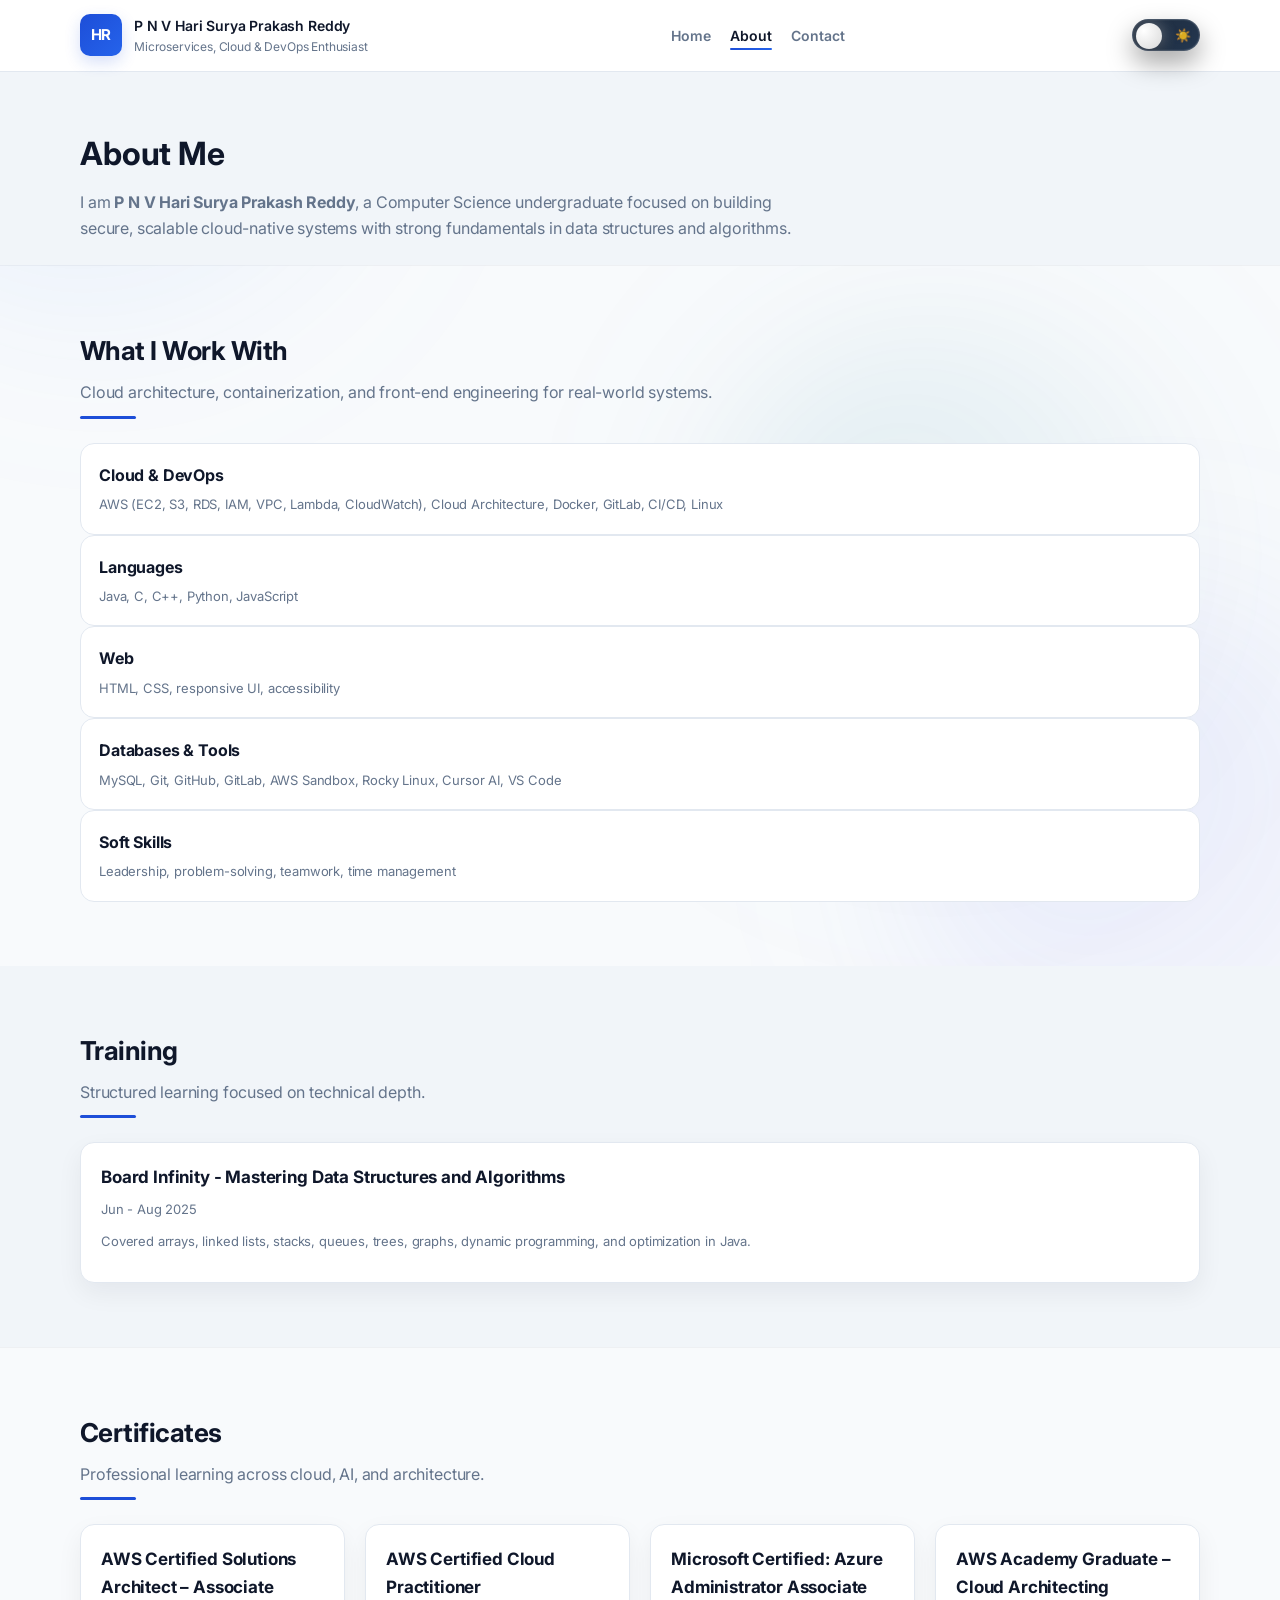
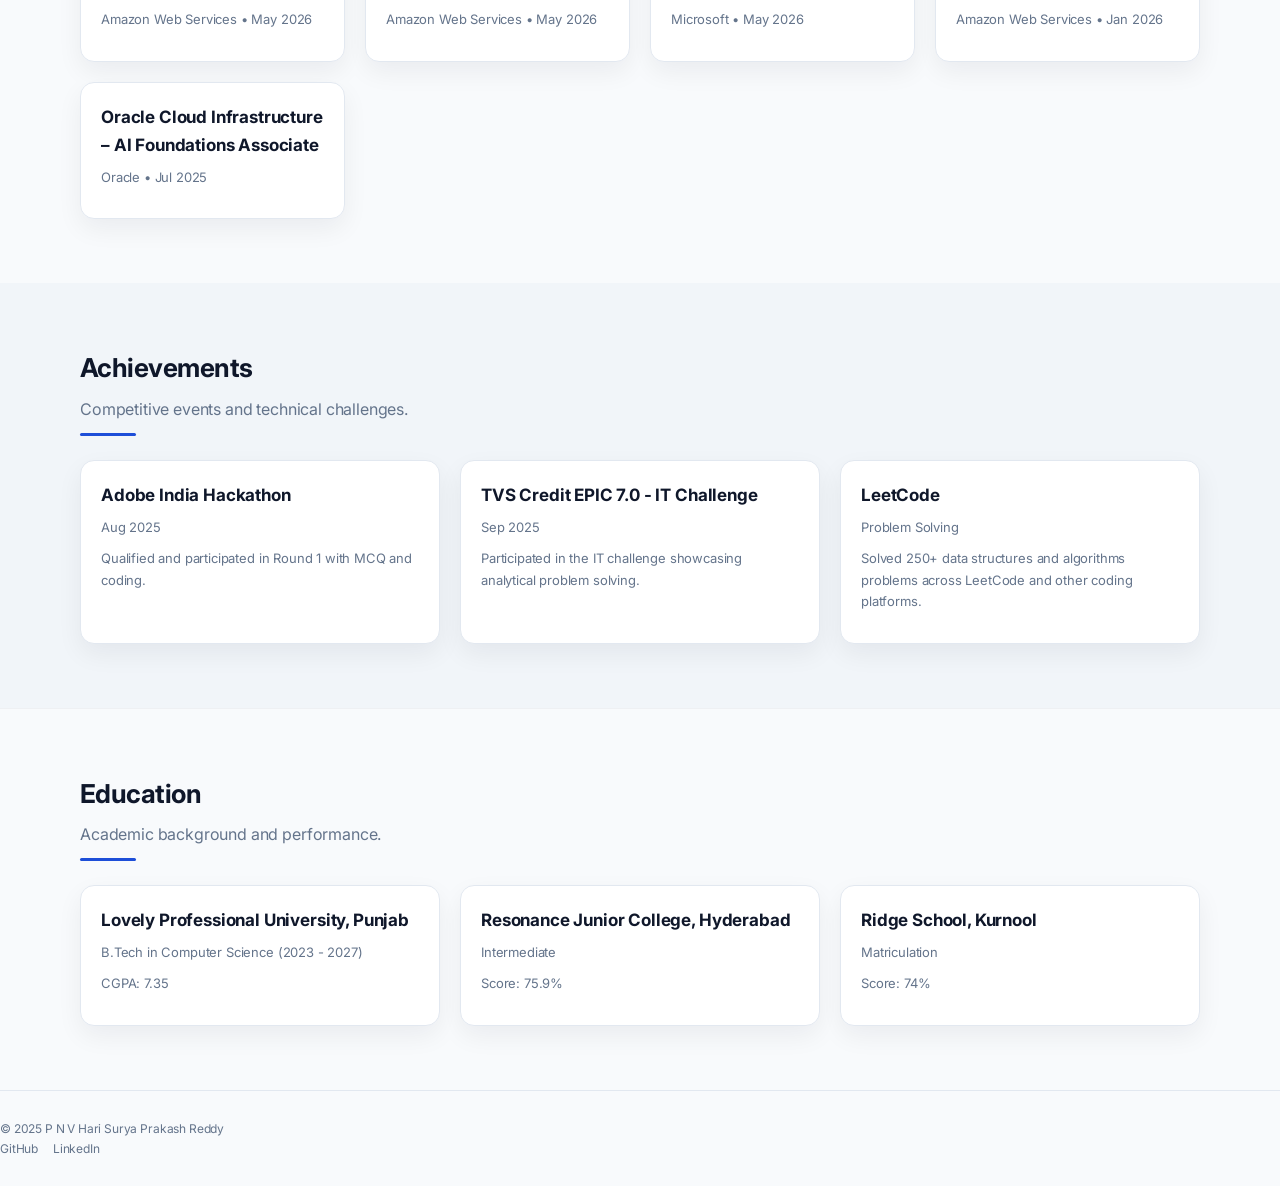
<file: about.html>
<!DOCTYPE html>
<html lang="en">
<head>
  <meta charset="utf-8" />
  <meta name="viewport" content="width=device-width,initial-scale=1" />
  <title>About • P N V Hari Surya Prakash Reddy</title>
  <meta name="description" content="Learn about P N V Hari Surya Prakash Reddy, skills in microservices, AWS cloud, Docker, and secure application design." />
  <meta property="og:title" content="About • P N V Hari Surya Prakash Reddy" />
  <meta property="og:description" content="Skills, training, certifications, and education in cloud-native and secure system development." />
  <meta property="og:type" content="website" />
  <meta property="og:image" content="images/profile.png" />
  <meta name="twitter:card" content="summary_large_image" />
  <meta name="twitter:title" content="About • P N V Hari Surya Prakash Reddy" />
  <meta name="twitter:description" content="Skills, certifications, and education in cloud-native and secure system development." />
  <meta name="theme-color" content="#7c3aed" />
  <link rel="icon" type="image/svg+xml" href="images/favicon.svg" />
  <link href="https://fonts.googleapis.com/css2?family=Inter:wght@300;400;600;800&display=swap" rel="stylesheet">
  <link rel="stylesheet" href="style.css">
</head>
<body>
  <div class="scroll-progress" aria-hidden="true"></div>
  <header class="site-header">
    <div class="container header-inner">
      <div class="brand">
        <div class="logo-mark">HR</div>
        <div class="brand-text">
          <span class="brand-name">P N V Hari Surya Prakash Reddy</span>
          <span class="brand-role">Microservices, Cloud & DevOps Enthusiast</span>
        </div>
      </div>
      <nav class="nav">
        <a href="index.html">Home</a>
        <a href="about.html" class="active">About</a>
        <a href="contact.html">Contact</a>
      </nav>
      <button id="theme-toggle" class="theme-toggle" type="button" aria-label="Toggle day and night mode">
        <span class="toggle-icon sun">☀️</span>
        <span class="toggle-icon moon">🌙</span>
      </button>
    </div>
  </header>

  <main>
    <div class="bg-effects">
      <span class="blob blob-1"></span>
      <span class="blob blob-2"></span>
      <span class="blob blob-3"></span>
    </div>
    <section class="page-hero">
      <div class="container">
        <h1>About Me</h1>
        <p>
          I am <strong>P N V Hari Surya Prakash Reddy</strong>, a Computer Science undergraduate focused on building
          secure, scalable cloud-native systems with strong fundamentals in data structures and algorithms.
        </p>
      </div>
    </section>

    <section class="section">
      <div class="container">
        <div class="section-header">
          <h2>What I Work With</h2>
          <p>Cloud architecture, containerization, and front-end engineering for real-world systems.</p>
        </div>
        <div class="skills-grid">
          <div class="skill-card">
            <h3>Cloud & DevOps</h3>
            <p>AWS (EC2, S3, RDS, IAM, VPC, Lambda, CloudWatch), Cloud Architecture, Docker, GitLab, CI/CD, Linux</p>
          </div>
          <div class="skill-card">
            <h3>Languages</h3>
            <p>Java, C, C++, Python, JavaScript</p>
          </div>
          <div class="skill-card">
            <h3>Web</h3>
            <p>HTML, CSS, responsive UI, accessibility</p>
          </div>
          <div class="skill-card">
            <h3>Databases & Tools</h3>
            <p>MySQL, Git, GitHub, GitLab, AWS Sandbox, Rocky Linux, Cursor AI, VS Code</p>
          </div>
          <div class="skill-card">
            <h3>Soft Skills</h3>
            <p>Leadership, problem-solving, teamwork, time management</p>
          </div>
        </div>
      </div>
    </section>

    <section class="section alt">
      <div class="container">
        <div class="section-header">
          <h2>Training</h2>
          <p>Structured learning focused on technical depth.</p>
        </div>
        <div class="card">
          <h3>Board Infinity - Mastering Data Structures and Algorithms</h3>
          <p class="muted">Jun - Aug 2025</p>
          <p>
            Covered arrays, linked lists, stacks, queues, trees, graphs, dynamic programming, and optimization in Java.
          </p>
        </div>
      </div>
    </section>

    <section class="section">
      <div class="container">
        <div class="section-header">
          <h2>Certificates</h2>
          <p>Professional learning across cloud, AI, and architecture.</p>
        </div>
        <div class="split-grid">
          <div class="card">
            <h3>AWS Certified Solutions Architect – Associate</h3>
            <p class="muted">Amazon Web Services • May 2026</p>
          </div>
          <div class="card">
            <h3>AWS Certified Cloud Practitioner</h3>
            <p class="muted">Amazon Web Services • May 2026</p>
          </div>
          <div class="card">
            <h3>Microsoft Certified: Azure Administrator Associate</h3>
            <p class="muted">Microsoft • May 2026</p>
          </div>
          <div class="card">
            <h3>AWS Academy Graduate – Cloud Architecting</h3>
            <p class="muted">Amazon Web Services • Jan 2026</p>
          </div>
          <div class="card">
            <h3>Oracle Cloud Infrastructure – AI Foundations Associate</h3>
            <p class="muted">Oracle • Jul 2025</p>
          </div>
        </div>
      </div>
    </section>

    <section class="section alt">
      <div class="container">
        <div class="section-header">
          <h2>Achievements</h2>
          <p>Competitive events and technical challenges.</p>
        </div>
        <div class="split-grid">
          <div class="card">
            <h3>Adobe India Hackathon</h3>
            <p class="muted">Aug 2025</p>
            <p>Qualified and participated in Round 1 with MCQ and coding.</p>
          </div>
          <div class="card">
            <h3>TVS Credit EPIC 7.0 - IT Challenge</h3>
            <p class="muted">Sep 2025</p>
            <p>Participated in the IT challenge showcasing analytical problem solving.</p>
          </div>
          <div class="card">
            <h3>LeetCode</h3>
            <p class="muted">Problem Solving</p>
            <p>Solved 250+ data structures and algorithms problems across LeetCode and other coding platforms.</p>
          </div>
        </div>
      </div>
    </section>

    <section class="section">
      <div class="container">
        <div class="section-header">
          <h2>Education</h2>
          <p>Academic background and performance.</p>
        </div>
        <div class="split-grid">
          <div class="card">
            <h3>Lovely Professional University, Punjab</h3>
            <p class="muted">B.Tech in Computer Science (2023 - 2027)</p>
            <p>CGPA: 7.35</p>
          </div>
          <div class="card">
            <h3>Resonance Junior College, Hyderabad</h3>
            <p class="muted">Intermediate</p>
            <p>Score: 75.9%</p>
          </div>
          <div class="card">
            <h3>Ridge School, Kurnool</h3>
            <p class="muted">Matriculation</p>
            <p>Score: 74%</p>
          </div>
        </div>
      </div>
    </section>
  </main>

  <div class="cursor-spotlight" aria-hidden="true"></div>
  <button class="back-to-top" aria-label="Back to top">↑</button>

  <footer class="site-footer">
    <div>© 2025 P N V Hari Surya Prakash Reddy</div>
    <div class="socials">
      <a href="https://github.com/pnvharisuryaprakashreddy" target="_blank">GitHub</a>
      <a href="https://www.linkedin.com/in/harisuryareddy/" target="_blank">LinkedIn</a>
    </div>
  </footer>

  <script src="script.js"></script>
</body>
</html>
</file>
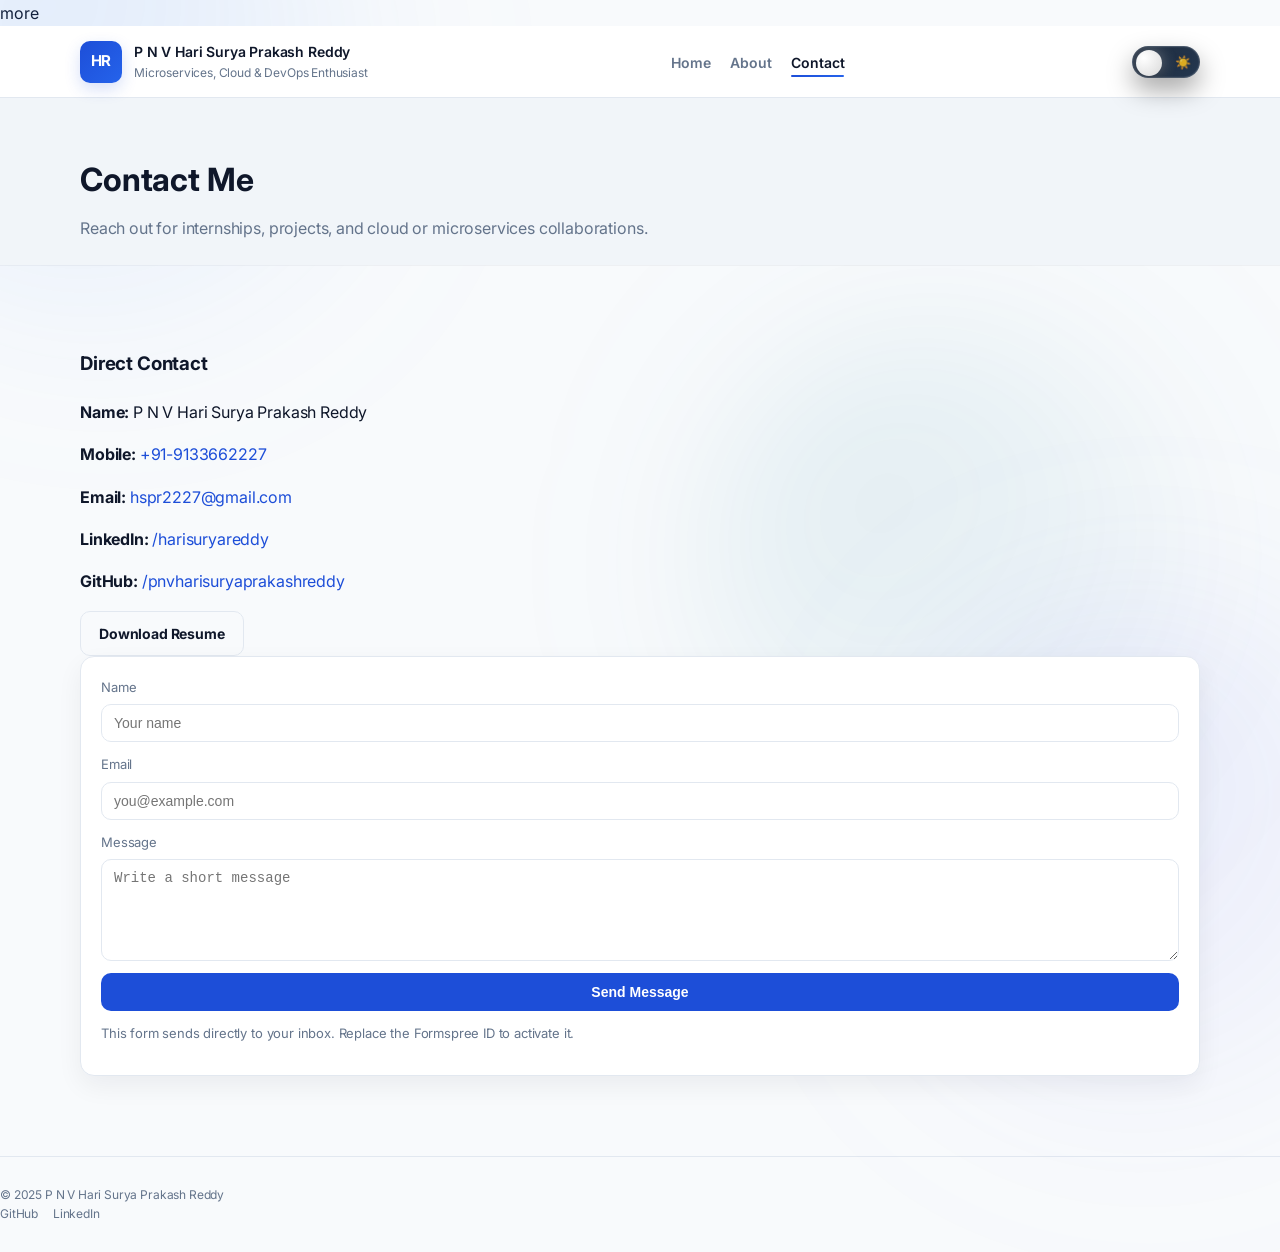
<file: contact.html>
more <!DOCTYPE html>
<html lang="en">
<head>
  <meta charset="utf-8" />
  <meta name="viewport" content="width=device-width,initial-scale=1" />
  <title>Contact • P N V Hari Surya Prakash Reddy</title>
  <meta name="description" content="Contact P N V Hari Surya Prakash Reddy for internships, projects, and cloud or microservices collaborations." />
  <meta property="og:title" content="Contact • P N V Hari Surya Prakash Reddy" />
  <meta property="og:description" content="Reach out for internships, projects, or collaborations in cloud and microservices." />
  <meta property="og:type" content="website" />
  <meta property="og:image" content="images/profile.png" />
  <meta name="twitter:card" content="summary_large_image" />
  <meta name="twitter:title" content="Contact • P N V Hari Surya Prakash Reddy" />
  <meta name="twitter:description" content="Reach out for internships, projects, or collaborations in cloud and microservices." />
  <meta name="theme-color" content="#7c3aed" />
  <link rel="icon" type="image/svg+xml" href="images/favicon.svg" />
  <link href="https://fonts.googleapis.com/css2?family=Inter:wght@300;400;600;800&display=swap" rel="stylesheet">
  <link rel="stylesheet" href="style.css">
</head>
<body>
  <div class="scroll-progress" aria-hidden="true"></div>
  <header class="site-header">
    <div class="container header-inner">
      <div class="brand">
        <div class="logo-mark">HR</div>
        <div class="brand-text">
          <span class="brand-name">P N V Hari Surya Prakash Reddy</span>
          <span class="brand-role">Microservices, Cloud & DevOps Enthusiast</span>
        </div>
      </div>
      <nav class="nav">
        <a href="index.html">Home</a>
        <a href="about.html">About</a>
        <a href="contact.html" class="active">Contact</a>
      </nav>
      <button id="theme-toggle" class="theme-toggle" type="button" aria-label="Toggle day and night mode">
        <span class="toggle-icon sun">☀️</span>
        <span class="toggle-icon moon">🌙</span>
      </button>
    </div>
  </header>

  <main>
    <div class="bg-effects">
      <span class="blob blob-1"></span>
      <span class="blob blob-2"></span>
      <span class="blob blob-3"></span>
    </div>
    <section class="page-hero">
      <div class="container">
        <h1>Contact Me</h1>
        <p>Reach out for internships, projects, and cloud or microservices collaborations.</p>
      </div>
    </section>

    <section class="section">
      <div class="container contact-grid">
        <div class="contact-card">
          <h3>Direct Contact</h3>
          <p><strong>Name:</strong> P N V Hari Surya Prakash Reddy</p>
          <p><strong>Mobile:</strong> <a href="tel:+919133662227">+91-9133662227</a></p>
          <p><strong>Email:</strong> <a href="mailto:hspr2227@gmail.com">hspr2227@gmail.com</a></p>
          <p><strong>LinkedIn:</strong> <a href="https://www.linkedin.com/in/harisuryareddy/" target="_blank">/harisuryareddy</a></p>
          <p><strong>GitHub:</strong> <a href="https://github.com/pnvharisuryaprakashreddy" target="_blank">/pnvharisuryaprakashreddy</a></p>
          <div class="cta-group">
            <a class="btn outline" href="resume.pdf" download>Download Resume</a>
          </div>
        </div>

        <form class="contact-form card" action="https://formspree.io/f/your-form-id" method="POST">
          <input type="text" name="website" class="honeypot" tabindex="-1" autocomplete="off" aria-hidden="true">
          <input type="hidden" name="_subject" value="Portfolio contact request">
          <label>
            Name
            <input required type="text" name="name" placeholder="Your name">
          </label>
          <label>
            Email
            <input required type="email" name="email" placeholder="you@example.com">
          </label>
          <label>
            Message
            <textarea required name="message" rows="5" placeholder="Write a short message"></textarea>
          </label>
          <button class="btn" type="submit">Send Message</button>
          <p class="form-note">This form sends directly to your inbox. Replace the Formspree ID to activate it.</p>
        </form>
      </div>
    </section>
  </main>

  <div class="cursor-spotlight" aria-hidden="true"></div>
  <button class="back-to-top" aria-label="Back to top">↑</button>

  <footer class="site-footer">
    <div>© 2025 P N V Hari Surya Prakash Reddy</div>
    <div class="socials">
      <a href="https://github.com/pnvharisuryaprakashreddy" target="_blank">GitHub</a>
      <a href="https://www.linkedin.com/in/harisuryareddy/" target="_blank">LinkedIn</a>
    </div>
  </footer>

  <script src="script.js"></script>
</body>
</html>
</file>
<file: style.css>
:root{
  --bg: #f8fafc;
  --surface: #ffffff;
  --surface-2: #f1f5f9;
  --text: #0f172a;
  --muted: #64748b;
  --border: #e2e8f0;
  --primary: #1d4ed8;
  --primary-2: #2563eb;
  --accent: linear-gradient(90deg,#1d4ed8,#2563eb);
  --shadow: 0 10px 26px rgba(15,23,42,0.06);
}

*{box-sizing:border-box}
html,body{height:100%}
body{
  margin:0;
  font-family:Inter,system-ui,-apple-system,Segoe UI,Roboto,"Helvetica Neue",Arial;
  background:var(--bg);
  color:var(--text);
  line-height:1.65;
  letter-spacing:-0.01em;
  overflow-x:hidden;
  scroll-behavior:smooth;
}

body:not(.loaded) > :not(.page-loader){
  opacity:0;
  visibility:hidden;
}

body:not(.loaded) .page-loader{
  opacity:1;
  visibility:visible;
}
img{max-width:100%;display:block}
a{color:inherit;text-decoration:none;transition:color .2s ease}

.container{
  width:min(1120px,92%);
  margin:0 auto;
}

/* Background effects */
.bg-effects{
  position:fixed;
  inset:0;
  pointer-events:none;
  z-index:0;
}
.blob{
  position:absolute;
  width:520px;
  height:520px;
  border-radius:50%;
  filter:blur(80px);
  opacity:.28;
  background:radial-gradient(circle at 30% 30%, rgba(59,130,246,0.45), rgba(59,130,246,0));
  animation:blobFloat 24s ease-in-out infinite;
  mix-blend-mode:multiply;
}
.blob-1{top:-180px;left:-140px;animation-delay:0s}
.blob-2{
  bottom:-220px;
  right:-140px;
  background:radial-gradient(circle at 30% 30%, rgba(99,102,241,0.4), rgba(99,102,241,0));
  animation-delay:6s;
}
.blob-3{
  top:35%;
  right:5%;
  background:radial-gradient(circle at 30% 30%, rgba(14,116,144,0.35), rgba(14,116,144,0));
  animation-delay:12s;
}
main{
  position:relative;
  z-index:1;
}

/* Header */
.site-header{
  position:sticky;
  top:0;
  z-index:40;
  background:var(--surface);
  border-bottom:1px solid var(--border);
  backdrop-filter:saturate(160%) blur(6px);
}
.header-inner{
  display:flex;
  align-items:center;
  justify-content:space-between;
  gap:16px;
  padding:14px 0;
}
.header-cta{
  font-size:13px;
  padding:8px 14px;
}
.brand{display:flex;gap:12px;align-items:center}
.logo-mark{
  width:42px;height:42px;border-radius:10px;
  background:linear-gradient(135deg,#1d4ed8,#2563eb);
  display:flex;align-items:center;justify-content:center;color:white;font-weight:700;
  font-size:15px;box-shadow:0 6px 16px rgba(29,78,216,0.18);
  transition:transform .25s ease, box-shadow .25s ease;
}
.logo-mark:hover{
  transform:translateY(-2px);
  box-shadow:0 10px 22px rgba(29,78,216,0.24);
}
.brand-text{display:flex;flex-direction:column}
.brand-name{font-weight:600;font-size:14px}
.brand-role{font-size:12px;color:var(--muted)}

/* Nav */
.nav a{
  margin-left:16px;
  text-decoration:none;
  color:var(--muted);
  font-weight:600;
  font-size:14px;
  position:relative;
  transition:color .2s ease;
}
.nav a.active{
  color:var(--text);
}
.nav a.active::after,
.nav a:hover::after{
  content:"";
  position:absolute;
  left:0;
  right:0;
  bottom:-6px;
  height:2px;
  background:var(--accent);
  border-radius:999px;
}

/* Theme toggle */
.theme-toggle{
  width:68px;
  height:32px;
  border-radius:999px;
  border:1px solid rgba(255,255,255,0.18);
  background:linear-gradient(135deg, rgba(18,32,51,0.95), rgba(24,44,70,0.95));
  position:relative;
  cursor:pointer;
  padding:0;
  overflow:hidden;
  box-shadow:0 12px 26px rgba(0,0,0,0.35), inset 0 0 0 1px rgba(255,255,255,0.04);
  transition:transform .25s ease, box-shadow .25s ease;
}
.theme-toggle::before{
  content:"";
  position:absolute;
  top:3px;
  left:3px;
  width:26px;
  height:26px;
  border-radius:50%;
  background:radial-gradient(circle at 30% 30%, #fff, #d9d9d9);
  box-shadow:0 8px 18px rgba(0,0,0,0.35), 0 0 16px rgba(255,255,255,0.4);
  transition:transform .35s ease;
  z-index:2;
}
.theme-toggle .toggle-icon{
  position:absolute;
  top:50%;
  transform:translateY(-50%);
  font-size:13px;
  opacity:.85;
  transition:opacity .3s ease, transform .3s ease;
  z-index:1;
}
.theme-toggle .toggle-icon.sun{
  right:8px;
}
.theme-toggle .toggle-icon.moon{
  left:8px;
}
.light-mode .theme-toggle{
  background:linear-gradient(135deg, rgba(255,189,101,0.95), rgba(255,142,92,0.95));
  border-color:rgba(255,255,255,0.45);
  box-shadow:0 12px 26px rgba(255,153,0,0.25), inset 0 0 0 1px rgba(255,255,255,0.2);
}
.light-mode .theme-toggle::before{
  transform:translateX(30px);
  background:radial-gradient(circle at 30% 30%, #ffe9a6, #ffcc66);
  box-shadow:0 8px 18px rgba(255,153,0,0.35), 0 0 16px rgba(255,153,0,0.45);
}
.light-mode .theme-toggle .toggle-icon.sun{
  opacity:1;
  transform:translateY(-50%) scale(1.05);
}
.light-mode .theme-toggle .toggle-icon.moon{
  opacity:.35;
}
.theme-toggle:hover{
  transform:translateY(-2px);
  box-shadow:0 16px 32px rgba(0,0,0,0.4);
}

/* Hero */
.hero-section{
  padding:90px 0 60px;
  position:relative;
  overflow:hidden;
  background:linear-gradient(180deg,#f8fafc 0%, #f1f5f9 65%);
}
.hero-section::after{
  content:"";
  position:absolute;
  inset:0;
  background:
    radial-gradient(600px circle at 15% 10%, rgba(37,99,235,0.16), transparent 60%),
    radial-gradient(700px circle at 80% 20%, rgba(14,116,144,0.12), transparent 60%);
  pointer-events:none;
}
.hero-grid{
  display:grid;
  grid-template-columns:1.2fr 0.8fr;
  gap:30px;
  align-items:center;
}
.availability{
  display:inline-flex;
  align-items:center;
  padding:6px 12px;
  border-radius:999px;
  background:rgba(29,78,216,0.1);
  color:#1d4ed8;
  font-size:12px;
  font-weight:700;
}
.hero-text h1{
  font-size:42px;
  margin:14px 0 12px;
  line-height:1.15;
  letter-spacing:-0.03em;
}
.hero-intro{
  color:var(--muted);
  font-size:16px;
  max-width:620px;
}
.hero-actions{
  display:flex;
  flex-wrap:wrap;
  gap:12px;
  margin-top:18px;
}
.hero-profile{
  background:var(--surface);
  border:1px solid var(--border);
  border-radius:16px;
  padding:20px;
  box-shadow:var(--shadow);
  display:flex;
  align-items:center;
  gap:16px;
  transition:transform .25s ease, box-shadow .25s ease;
}
.hero-profile img{
  width:88px;
  height:88px;
  border-radius:16px;
  object-fit:cover;
  border:1px solid var(--border);
}
.hero-profile h3{
  margin:0 0 6px;
}
.hero-profile p{
  margin:0;
  color:var(--muted);
  font-size:13px;
}
.hero-stats{
  display:grid;
  grid-template-columns:repeat(auto-fit,minmax(180px,1fr));
  gap:16px;
  margin-top:24px;
}
.stat-card{
  background:var(--surface);
  border:1px solid var(--border);
  border-radius:14px;
  padding:16px;
  text-align:center;
  box-shadow:var(--shadow);
}
.stat-card span{
  font-size:26px;
  font-weight:700;
  color:#1d4ed8;
  display:block;
}
.stat-card p{
  margin:6px 0 0;
  color:var(--muted);
  font-size:13px;
}

/* Sections */
.section{
  padding:64px 0;
}
.section.alt{
  background:var(--surface-2);
}
.section-header{
  margin-bottom:24px;
}
.section-header h2{
  margin:0 0 6px;
  font-size:26px;
  letter-spacing:-0.02em;
}
.section-header p{
  margin:0;
  color:var(--muted);
}
.section-header::after{
  content:"";
  display:block;
  width:56px;
  height:3px;
  background:var(--primary);
  border-radius:999px;
  margin-top:10px;
  animation:dividerPulse 3s ease-in-out infinite;
}
main > .section:not(.alt){
  border-top:1px solid rgba(15,23,42,0.04);
}

/* Grids */
.grid{
  display:grid;
  grid-template-columns:repeat(auto-fit,minmax(260px,1fr));
  gap:20px;
}
.split-grid{
  display:grid;
  grid-template-columns:repeat(auto-fit,minmax(260px,1fr));
  gap:20px;
}
.skills-cards{
  display:grid;
  grid-template-columns:repeat(auto-fit,minmax(240px,1fr));
  gap:16px;
}
.pill-row{
  display:flex;
  flex-wrap:wrap;
  gap:8px;
  margin-top:10px;
}
.pill-row span{
  background:rgba(29,78,216,0.08);
  color:#1d4ed8;
  padding:4px 10px;
  border-radius:999px;
  font-size:11px;
  border:1px solid rgba(29,78,216,0.18);
}

/* Cards */
.card{
  background:var(--surface);
  border-radius:14px;
  border:1px solid var(--border);
  padding:20px;
  box-shadow:var(--shadow);
  transition:transform .25s ease, box-shadow .25s ease, border-color .25s ease;
  position:relative;
  overflow:hidden;
}
.card:hover{
  transform:translateY(-2px);
  box-shadow:0 14px 34px rgba(15,23,42,0.1);
  border-color:rgba(29,78,216,0.25);
}
.card::after{
  content:"";
  position:absolute;
  inset:0;
  border-radius:inherit;
  background:radial-gradient(120px circle at var(--mx, 50%) var(--my, 50%), rgba(37,99,235,0.18), transparent 65%);
  opacity:0;
  transition:opacity .2s ease;
  pointer-events:none;
}
.card:hover::after{
  opacity:1;
}
.card h3{
  margin:0 0 8px;
  font-size:17px;
}
.card p{
  margin:0 0 10px;
  color:var(--muted);
  font-size:13px;
}
.card ul{
  margin:8px 0 0;
  padding-left:18px;
}
.muted{
  color:var(--muted);
  font-size:13px;
}
.skill-card{
  background:var(--surface);
  border-radius:14px;
  border:1px solid var(--border);
  padding:18px;
  box-shadow:none;
  position:relative;
  overflow:hidden;
}
.skill-card h3{
  margin:0 0 6px;
  font-size:16px;
}
.skill-card p{
  margin:0;
  color:var(--muted);
  font-size:13px;
}

/* Projects */
.project-grid{
  display:grid;
  grid-template-columns:repeat(auto-fit,minmax(280px,1fr));
  gap:20px;
}
.project-image{
  width:100%;
  height:170px;
  object-fit:cover;
  border-radius:12px;
  margin-bottom:12px;
  border:1px solid var(--border);
  transition:transform .25s ease, box-shadow .25s ease;
}
.card:hover .project-image{
  transform:scale(1.02);
  box-shadow:0 10px 24px rgba(15,23,42,0.12);
}
.project-actions{
  display:flex;
  gap:10px;
  flex-wrap:wrap;
  margin-top:10px;
}

.achievement-grid{
  display:grid;
  grid-template-columns:repeat(auto-fit,minmax(240px,1fr));
  gap:16px;
}

.experience-card{
  background:var(--surface);
  border:1px solid var(--border);
  border-radius:16px;
  padding:22px;
  box-shadow:var(--shadow);
}
.experience-metrics{
  display:flex;
  gap:24px;
  margin-top:16px;
}
.experience-metrics span{
  font-size:20px;
  font-weight:700;
  color:#1d4ed8;
  display:block;
}
.experience-metrics small{
  color:var(--muted);
  font-size:12px;
}
.project-points{
  margin:8px 0 12px;
  padding-left:18px;
  color:var(--muted);
  font-size:13px;
}
.project-points li{
  margin-bottom:6px;
}
.tags{
  display:flex;
  flex-wrap:wrap;
  gap:8px;
  margin-bottom:12px;
}
.tags span{
  background:rgba(29,78,216,0.08);
  color:#1d4ed8;
  padding:5px 10px;
  border-radius:999px;
  font-size:11px;
  border:1px solid rgba(29,78,216,0.18);
}

/* Link row */
.link-row{
  display:flex;
  flex-wrap:wrap;
  gap:10px;
  margin-top:18px;
}
.link-pill{
  display:inline-flex;
  align-items:center;
  gap:6px;
  padding:8px 14px;
  border-radius:999px;
  border:1px solid var(--border);
  background:var(--surface);
  color:var(--text);
  font-size:13px;
  font-weight:600;
  transition:transform .2s ease, box-shadow .2s ease, border-color .2s ease;
}
.link-pill:hover{
  transform:translateY(-1px);
  border-color:rgba(29,78,216,0.35);
  box-shadow:0 10px 24px rgba(15,23,42,0.08);
}

/* Buttons */
.btn{
  display:inline-flex;
  align-items:center;
  justify-content:center;
  padding:10px 18px;
  border-radius:10px;
  font-weight:700;
  text-decoration:none;
  background:var(--primary);
  color:white;
  font-size:14px;
  border:1px solid transparent;
  transition:transform .2s ease, box-shadow .2s ease, background .2s ease;
}
.btn:hover{
  transform:translateY(-1px);
  box-shadow:0 12px 26px rgba(29,78,216,0.2);
  background:var(--primary-2);
}
.btn.ghost{
  background:transparent;
  border:1px solid var(--border);
  color:var(--text);
}
.btn.outline{
  background:transparent;
  border:1px solid var(--border);
  color:var(--text);
}
.btn.ghost:hover,
.btn.outline:hover{
  border-color:var(--primary);
}

/* Contact */
.contact-shell{
  display:grid;
  grid-template-columns:1fr 1fr;
  gap:24px;
  align-items:start;
}
.contact-info ul{
  list-style:none;
  padding:0;
  margin:16px 0 0;
  display:grid;
  gap:8px;
  color:var(--muted);
}
.contact-info a{
  color:var(--primary);
}

.skill-card::after,
.contact-card::after{
  content:"";
  position:absolute;
  inset:0;
  border-radius:inherit;
  background:radial-gradient(120px circle at var(--mx, 50%) var(--my, 50%), rgba(37,99,235,0.16), transparent 65%);
  opacity:0;
  transition:opacity .2s ease;
  pointer-events:none;
}
.skill-card:hover::after,
.contact-card:hover::after{
  opacity:1;
}
.contact-card a{
  color:var(--primary);
}
.contact-form{
  display:flex;
  flex-direction:column;
  gap:12px;
}
.contact-form label{
  display:flex;
  flex-direction:column;
  gap:6px;
  font-size:13px;
  color:var(--muted);
}
.contact-form input,
.contact-form textarea{
  width:100%;
  padding:10px 12px;
  border-radius:10px;
  border:1px solid var(--border);
  background:var(--surface);
  color:var(--text);
  font-size:14px;
}
.contact-form input:focus,
.contact-form textarea:focus{
  outline:none;
  border-color:var(--primary);
  box-shadow:0 0 0 3px rgba(79,70,229,0.15);
}
.form-note{
  margin-top:10px;
  font-size:12px;
  color:var(--muted);
}
.honeypot{
  position:absolute;
  left:-9999px;
  width:1px;
  height:1px;
  overflow:hidden;
}

/* Page hero */
.page-hero{
  padding:56px 0 24px;
  background:var(--surface-2);
}
.page-hero h1{
  margin:0 0 8px;
  font-size:32px;
}
.page-hero p{
  margin:0;
  color:var(--muted);
  max-width:720px;
}

/* Footer */
.site-footer{
  padding:28px 0;
  color:var(--muted);
  border-top:1px solid var(--border);
  font-size:12px;
}
.footer-inner{
  display:grid;
  grid-template-columns:1.2fr 1fr 1fr;
  gap:20px;
}
.footer-inner strong{
  color:var(--text);
  display:block;
  margin-bottom:6px;
}
.quick-links{
  display:grid;
  gap:6px;
}
.quick-links a{
  color:var(--muted);
  font-size:12px;
}
.socials a{
  color:var(--muted);
  margin-right:12px;
  font-size:12px;
  text-decoration:none;
}

/* Scroll reveal animations */
.reveal{
  opacity:0;
  transform:translateY(16px);
  transition:opacity .6s ease, transform .6s ease;
}
.reveal.in-view{
  opacity:1;
  transform:translateY(0);
}
.reveal.delay-1{transition-delay:.08s}
.reveal.delay-2{transition-delay:.16s}
.reveal.delay-3{transition-delay:.24s}
.reveal.delay-4{transition-delay:.32s}

/* Dark mode */
body.dark{
  --bg: #0b1020;
  --surface: #111827;
  --surface-2: #0f172a;
  --text: #e5edff;
  --muted: #a6b0c3;
  --border: rgba(148,163,184,0.2);
  --shadow: 0 12px 32px rgba(15,23,42,0.4);
}
body.dark .site-header{
  background:rgba(12,17,31,0.85);
  border-bottom:1px solid rgba(148,163,184,0.12);
}
body.dark .hero{
  background:linear-gradient(180deg,#0f172a 0%, #0b1020 65%);
}
body.dark .tags span{
  background:rgba(148,163,184,0.12);
  color:#c7d2fe;
  border-color:rgba(148,163,184,0.2);
}

/* Scroll progress */
.scroll-progress{
  position:fixed;
  top:0;
  left:0;
  height:3px;
  width:0%;
  background:linear-gradient(90deg,#1d4ed8,#38bdf8);
  z-index:60;
  box-shadow:0 4px 12px rgba(37,99,235,0.35);
}

/* Back to top */
.back-to-top{
  position:fixed;
  right:18px;
  bottom:18px;
  width:44px;
  height:44px;
  border-radius:50%;
  border:1px solid var(--border);
  background:var(--surface);
  color:var(--text);
  box-shadow:var(--shadow);
  cursor:pointer;
  opacity:0;
  transform:translateY(8px);
  transition:opacity .25s ease, transform .25s ease, box-shadow .25s ease;
  z-index:60;
}
.back-to-top.show{
  opacity:1;
  transform:translateY(0);
}
.back-to-top:hover{
  box-shadow:0 12px 28px rgba(15,23,42,0.12);
}

/* Cursor spotlight */
.cursor-spotlight{
  position:fixed;
  width:320px;
  height:320px;
  border-radius:50%;
  pointer-events:none;
  background:radial-gradient(circle, rgba(37,99,235,0.16), transparent 60%);
  transform:translate3d(-50%, -50%, 0);
  z-index:1;
  opacity:.55;
  mix-blend-mode:multiply;
  will-change:transform;
}

@media (prefers-reduced-motion: reduce){
  *{
    animation-duration:0.01ms !important;
    animation-iteration-count:1 !important;
    transition-duration:0.01ms !important;
    scroll-behavior:auto !important;
  }
  .blob, .cursor-spotlight{
    animation:none !important;
    display:none !important;
  }
  .scroll-progress{
    display:none !important;
  }
}

@keyframes fadeUp{
  from{opacity:0;transform:translateY(12px)}
  to{opacity:1;transform:translateY(0)}
}
@keyframes floatSoft{
  0%,100%{transform:translateY(0)}
  50%{transform:translateY(-6px)}
}
@keyframes blobFloat{
  0%,100%{transform:translateY(0) translateX(0) scale(1)}
  50%{transform:translateY(-20px) translateX(20px) scale(1.05)}
}
@keyframes dividerPulse{
  0%,100%{opacity:.6;transform:scaleX(0.9)}
  50%{opacity:1;transform:scaleX(1)}
}

/* Responsive */
@media (max-width:900px){
  .hero-grid{
    grid-template-columns:1fr;
  }
  .hero-profile{
    flex-direction:column;
  }
  .contact-shell{
    grid-template-columns:1fr;
  }
  .footer-inner{
    grid-template-columns:1fr;
  }
  .header-inner{
    flex-wrap:wrap;
  }
  .nav{
    display:flex;
    flex-wrap:wrap;
    gap:10px;
  }
  .experience-metrics{
    flex-wrap:wrap;
    gap:14px;
  }
}
@media (max-width:700px){
  .header-inner{
    flex-direction:column;
    align-items:flex-start;
  }
  .nav a{
    margin-left:0;
    margin-right:12px;
  }
  .hero-text h1{
    font-size:32px;
  }
  .hero-actions{
    flex-direction:column;
    align-items:flex-start;
  }
  .section{
    padding:48px 0;
  }
  .section-header h2{
    font-size:22px;
  }
  .hero-section{
    padding:70px 0 40px;
  }
  .hero-profile{
    padding:16px;
  }
  .hero-profile img{
    width:72px;
    height:72px;
  }
  .stat-card span{
    font-size:22px;
  }
  .project-image{
    height:150px;
  }
  .card{
    padding:16px;
  }
  .experience-card{
    padding:18px;
  }
  .contact-form{
    padding:18px;
  }
}

@media (max-width:480px){
  .hero-text h1{
    font-size:28px;
  }
  .hero-intro{
    font-size:14px;
  }
  .nav{
    gap:8px;
  }
  .nav a{
    font-size:13px;
  }
  .project-image{
    height:130px;
  }
  .section-header{
    margin-bottom:18px;
  }
}
</file>
